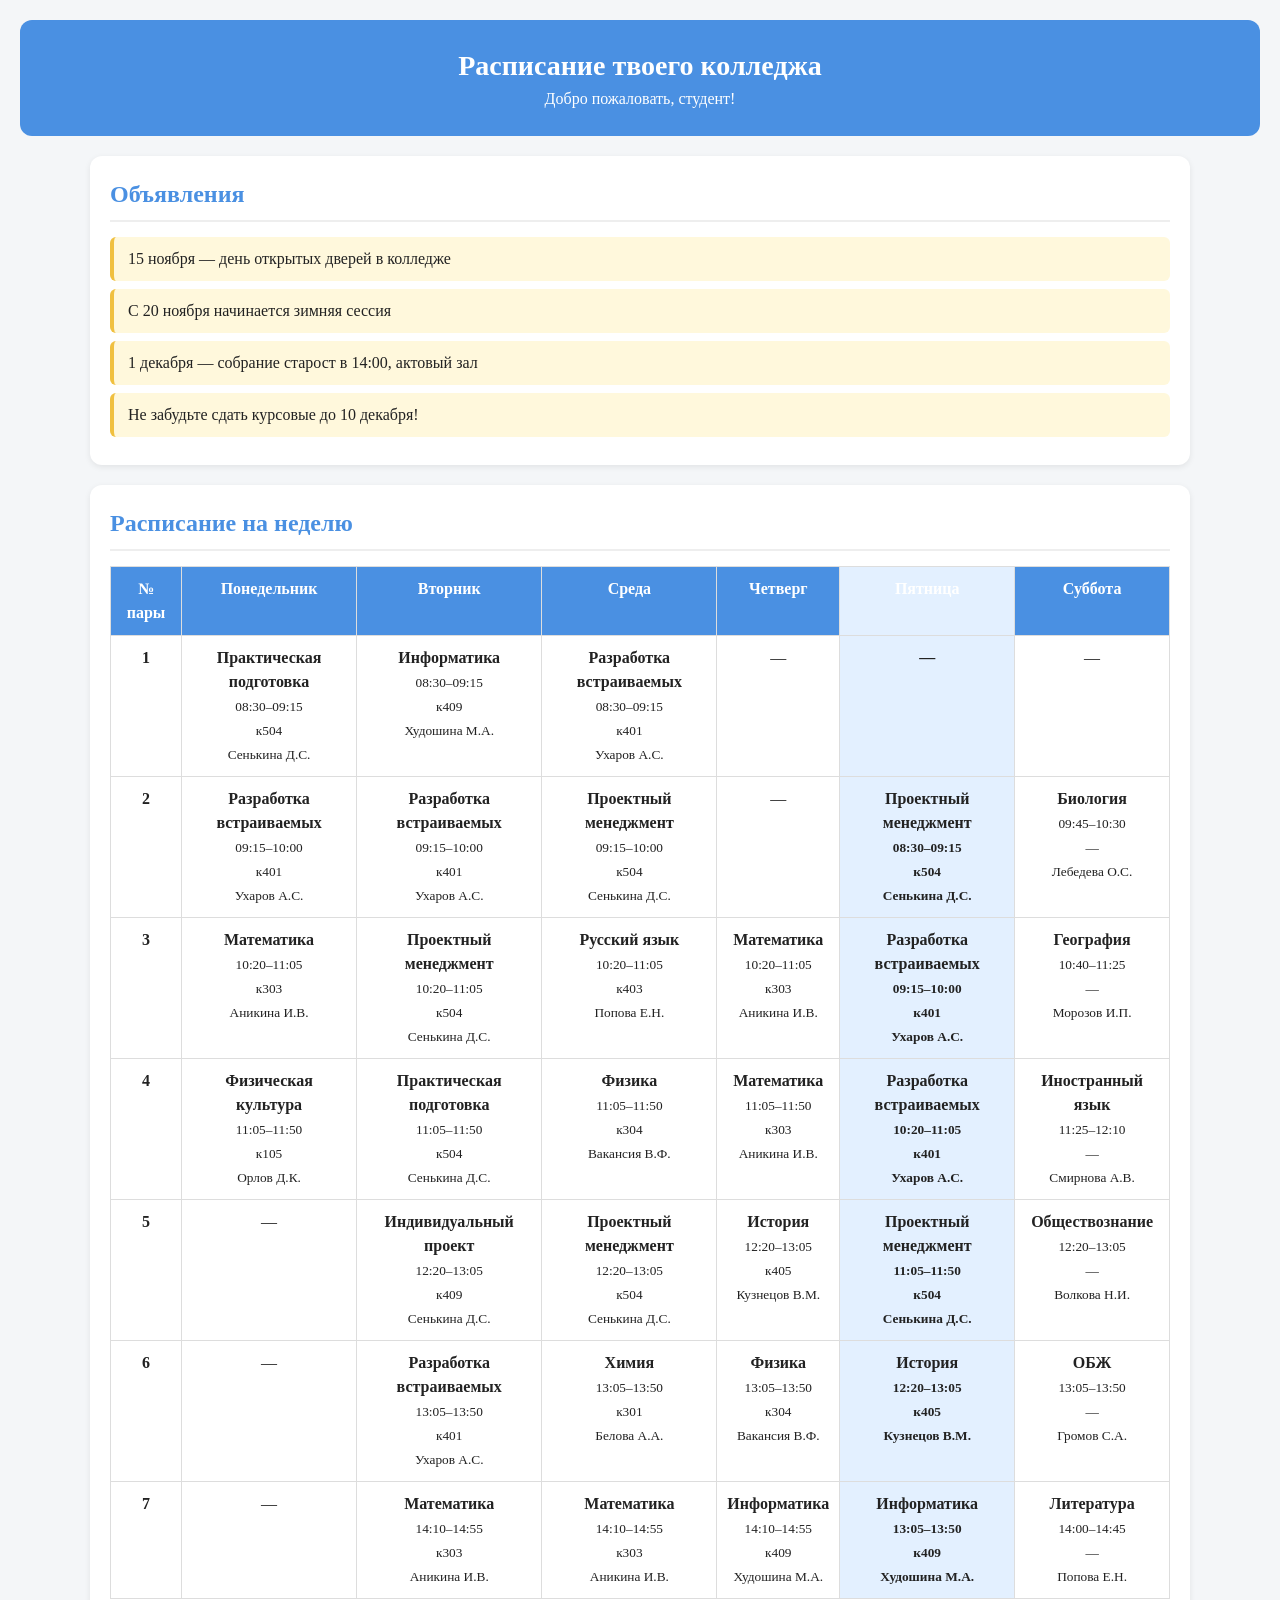
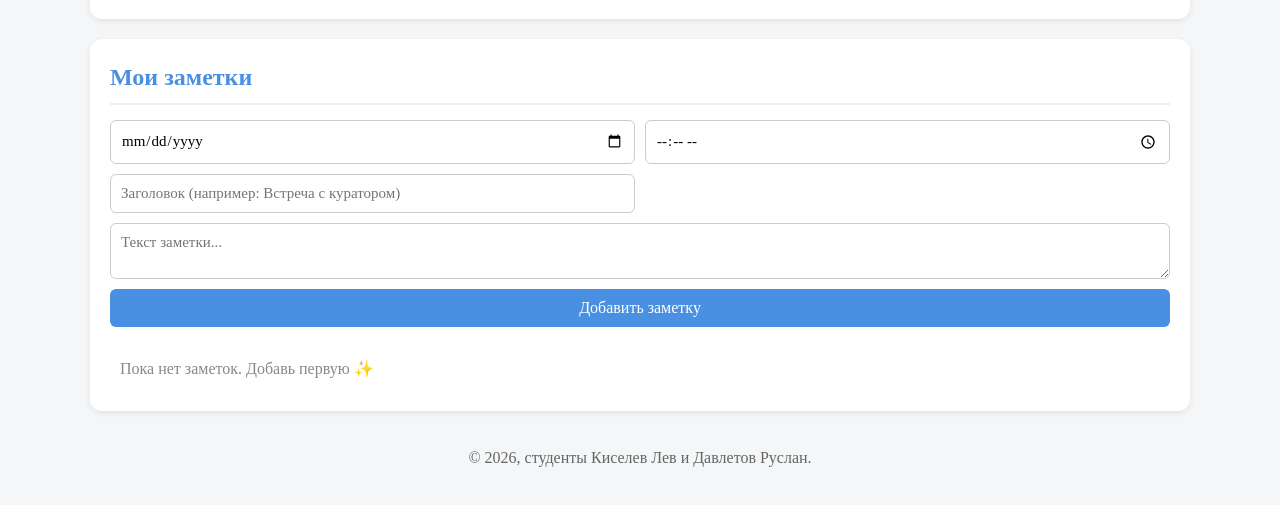
<file: сайт/index.html>
<!DOCTYPE html>

<html lang="ru">

<head>

    <meta charset="UTF-8">

    <!-- Чтобы сайт нормально смотрелся на телефоне -->

    <meta name="viewport" content="width=device-width, initial-scale=1.0">
    <title>Расписание колледжа</title>

    <!-- Подключаем наши стили -->

    <link rel="stylesheet" href="style.css">

</head>
<body>

    <!-- ШАПКА -->
    <header class="header">
        <h1>Расписание твоего колледжа</h1>
        <p>Добро пожаловать, студент!</p>
    </header>

    <main class="container">

        <!-- БЛОК ОБЪЯВЛЕНИЙ -->
        <section class="block announcements">
            <h2>Объявления</h2>
            <ul id="announcements-list">
                <!-- Сюда JS сам вставит объявления -->
            </ul>
        </section>

        <!-- БЛОК РАСПИСАНИЯ -->
        <section class="block schedule">
            <h2>Расписание на неделю</h2>
            <div class="table-wrapper">
                <table id="schedule-table">
                    <!-- Таблицу построит JavaScript -->
                </table>
            </div>
        </section>

        <!-- БЛОК ЗАМЕТОК -->
        <section class="block notes">
            <h2>Мои заметки</h2>

            <!-- Форма добавления -->
            <form id="note-form" class="note-form">
                <input type="date" id="note-date" required>
                <input type="time" id="note-time" required>
                <input type="text" id="note-title" placeholder="Заголовок (например: Встреча с куратором)" required>
                <textarea id="note-text" placeholder="Текст заметки..." rows="2" required></textarea>
                <button type="submit">Добавить заметку</button>
            </form>

            <!-- Список заметок -->
            <ul id="notes-list" class="notes-list">
                <!-- Сюда JS вставит заметки -->
            </ul>
        </section>

    </main>

    <!-- ПОДВАЛ -->
    <footer class="footer">
        <p>© 2026, студенты Киселев Лев и Давлетов Руслан.</p>
    </footer>

    <!-- Подключаем скрипт (в самом конце, чтобы HTML успел загрузиться) -->
    <script src="script.js"></script>
</body>
</html>
</file>
<file: сайт/style.css>
/* ===== ОБЩИЕ СТИЛИ ===== */
* {
    margin: 0;
    padding: 0;
    box-sizing: border-box;
    font-family: "Comic Sans MS", "Comic Sans", cursive; /* тот самый шрифт */
}

body {
    background: #f4f6f8;
    color: #222;
    line-height: 1.5;
    padding: 20px;
}

/* ===== ШАПКА ===== */
.header {
    text-align: center;
    background: #4a90e2;
    color: white;
    padding: 25px;
    border-radius: 12px;
    margin-bottom: 20px;
}

.header h1 {
    font-size: 28px;
}

/* ===== КОНТЕЙНЕР С БЛОКАМИ ===== */
.container {
    max-width: 1100px;
    margin: 0 auto;
}

/* ===== КАЖДЫЙ БЛОК ===== */
.block {
    background: white;
    padding: 20px;
    border-radius: 12px;
    margin-bottom: 20px;
    box-shadow: 0 2px 6px rgba(0,0,0,0.08);
}

.block h2 {
    margin-bottom: 15px;
    color: #4a90e2;
    border-bottom: 2px solid #eee;
    padding-bottom: 8px;
}

/* ===== ОБЪЯВЛЕНИЯ ===== */
.announcements ul {
    list-style: none;
}

.announcements li {
    background: #fff8dc;
    padding: 10px 14px;
    margin-bottom: 8px;
    border-left: 4px solid #f0c040;
    border-radius: 6px;
}

/* ===== ТАБЛИЦА РАСПИСАНИЯ ===== */
.table-wrapper {
    overflow-x: auto; /* чтобы таблица не ломалась на телефоне */
}

#schedule-table {
    width: 100%;
    border-collapse: collapse;
    min-width: 700px;
}

#schedule-table th,
#schedule-table td {
    border: 1px solid #ddd;
    padding: 10px;
    text-align: center;
    vertical-align: top;
}

#schedule-table th {
    background: #4a90e2;
    color: white;
}

/* Подсветка текущего дня */
.today-column {
    background: #e3f0ff !important;
    font-weight: bold;
}

/* Субботняя «удалёнка» */
.remote-day {
    background: #d4edda;
    padding: 20px;
    text-align: center;
    font-size: 18px;
    border-radius: 8px;
    color: #155724;
}

/* ===== ФОРМА ЗАМЕТОК ===== */
.note-form {
    display: grid;
    grid-template-columns: 1fr 1fr;
    gap: 10px;
    margin-bottom: 20px;
}

.note-form input,
.note-form textarea,
.note-form button {
    padding: 10px;
    border: 1px solid #ccc;
    border-radius: 6px;
    font-size: 15px;
}

.note-form textarea,
.note-form button {
    grid-column: span 2;
}

.note-form button {
    background: #4a90e2;
    color: white;
    border: none;
    cursor: pointer;
    font-size: 16px;
    transition: background 0.2s;
}

.note-form button:hover {
    background: #357ab8;
}

/* ===== СПИСОК ЗАМЕТОК ===== */
.notes-list {
    list-style: none;
}

.note-item {
    background: #f9f9f9;
    border-left: 4px solid #4a90e2;
    padding: 12px;
    margin-bottom: 10px;
    border-radius: 6px;
    display: flex;
    justify-content: space-between;
    align-items: flex-start;
    gap: 10px;
}

.note-info strong {
    display: block;
    font-size: 17px;
    margin-bottom: 4px;
}

.note-info small {
    color: #777;
}

.note-info p {
    margin-top: 6px;
}

.delete-btn {
    background: #e74c3c;
    color: white;
    border: none;
    padding: 6px 12px;
    border-radius: 6px;
    cursor: pointer;
    font-size: 14px;
}

.delete-btn:hover {
    background: #c0392b;
}

/* ===== ПОДВАЛ ===== */
.footer {
    text-align: center;
    padding: 15px;
    color: #666;
    margin-top: 20px;
}

/* ===== АДАПТИВ ПОД ТЕЛЕФОН ===== */
@media (max-width: 600px) {
    .note-form {
        grid-template-columns: 1fr;
    }
    .note-form textarea,
    .note-form button {
        grid-column: span 1;
    }
    .header h1 {
        font-size: 22px;
    }
}
</file>
